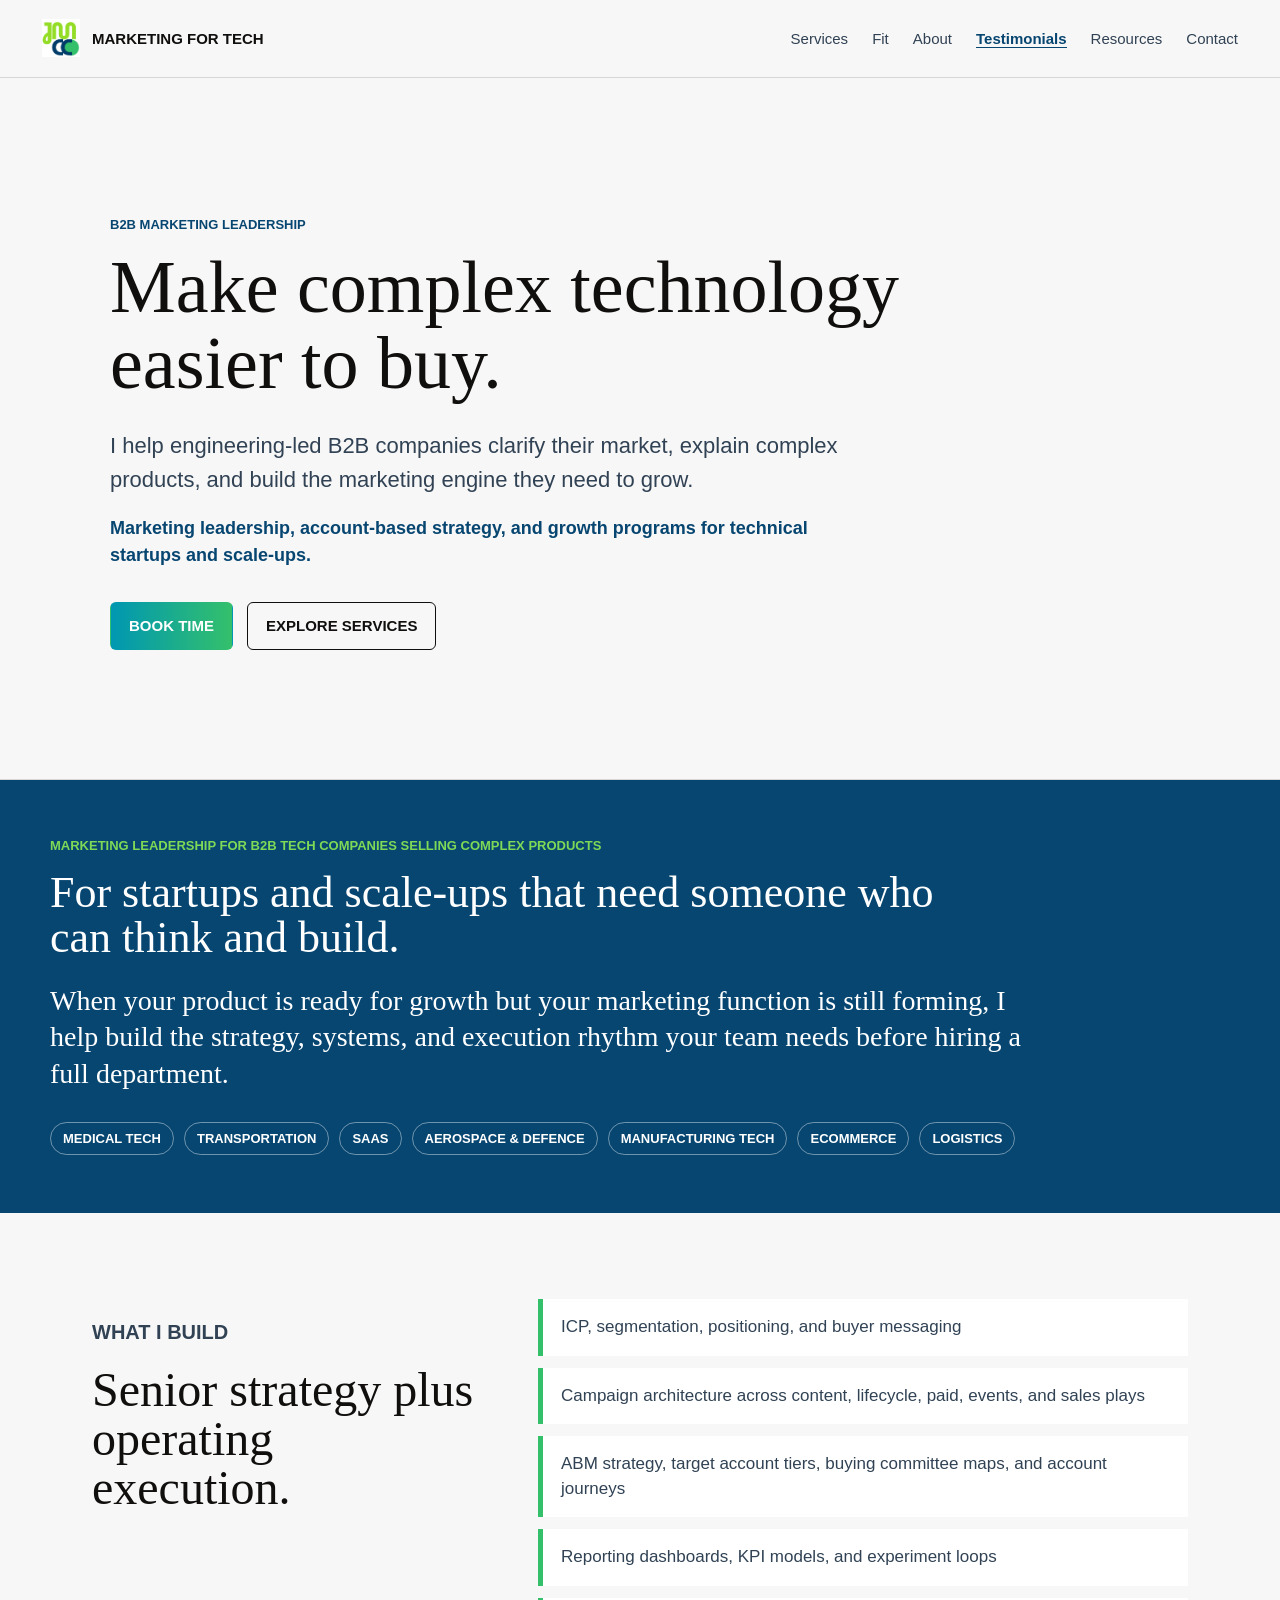
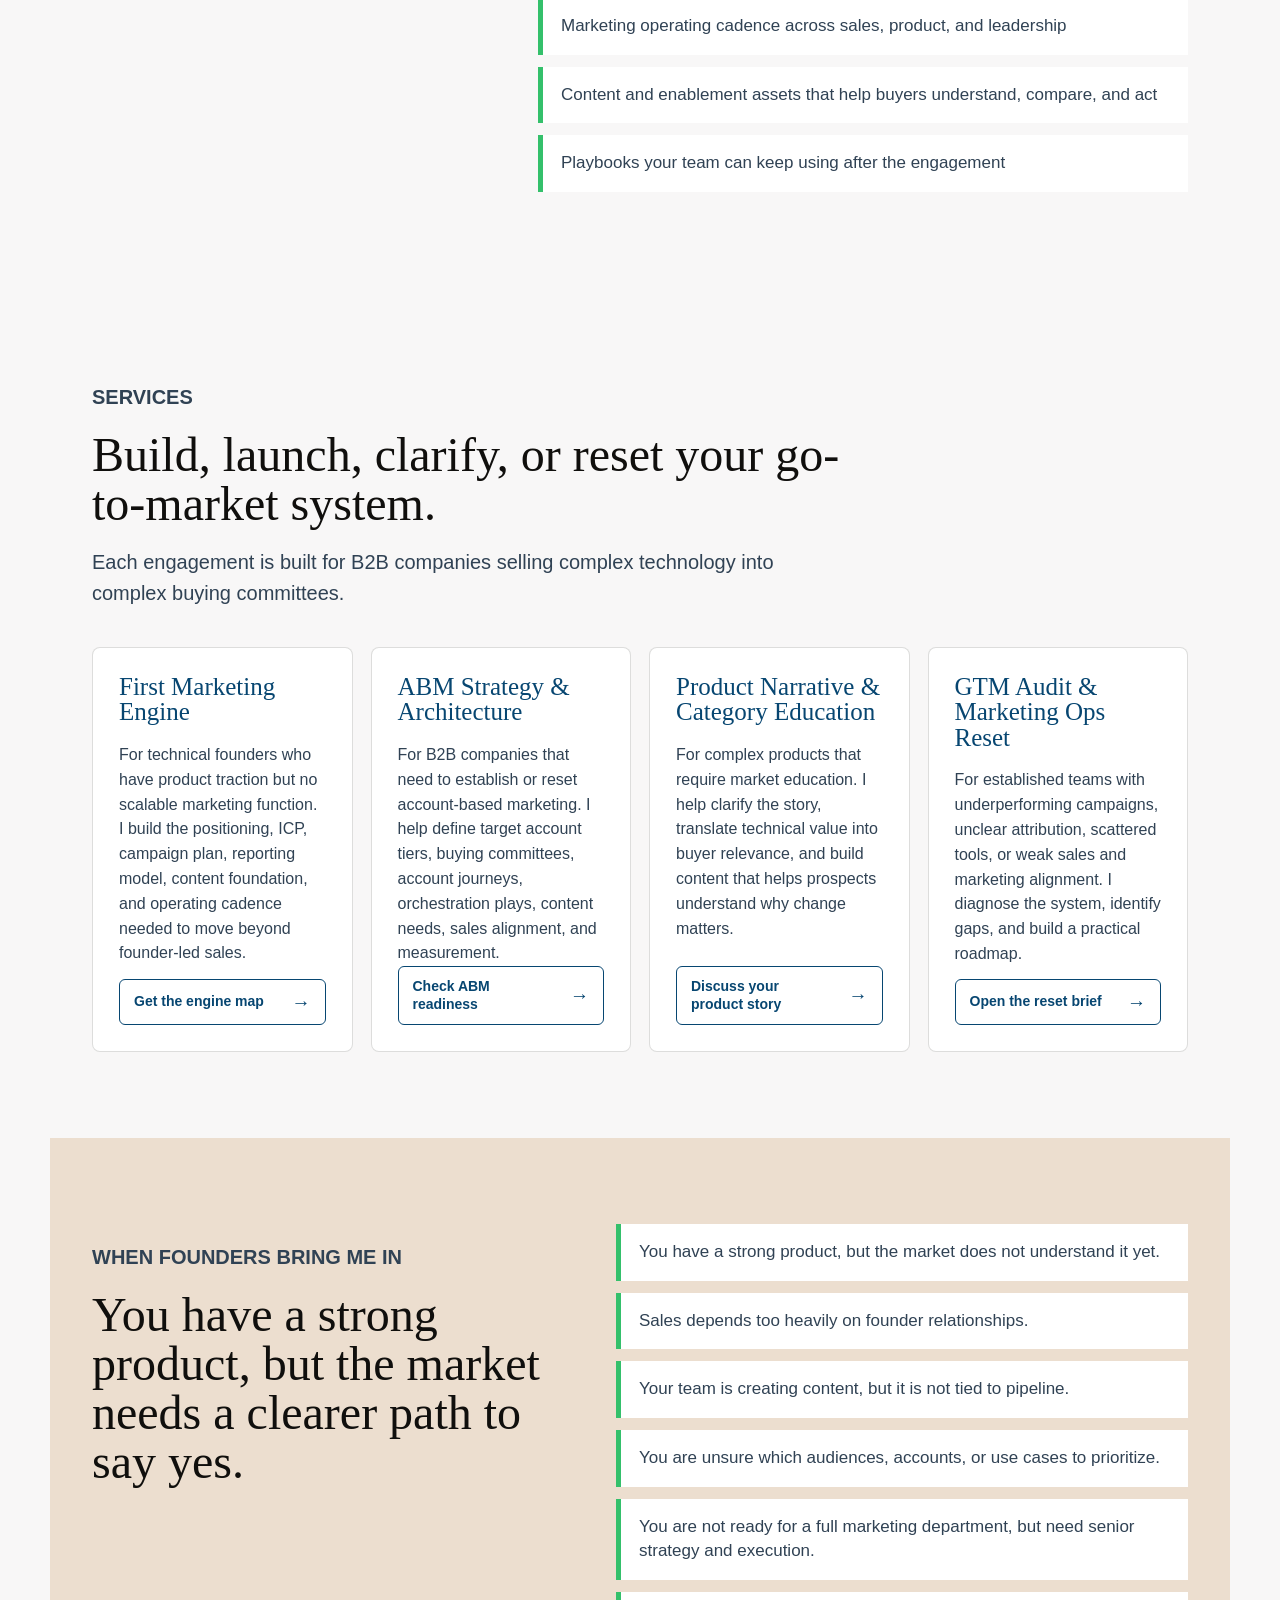
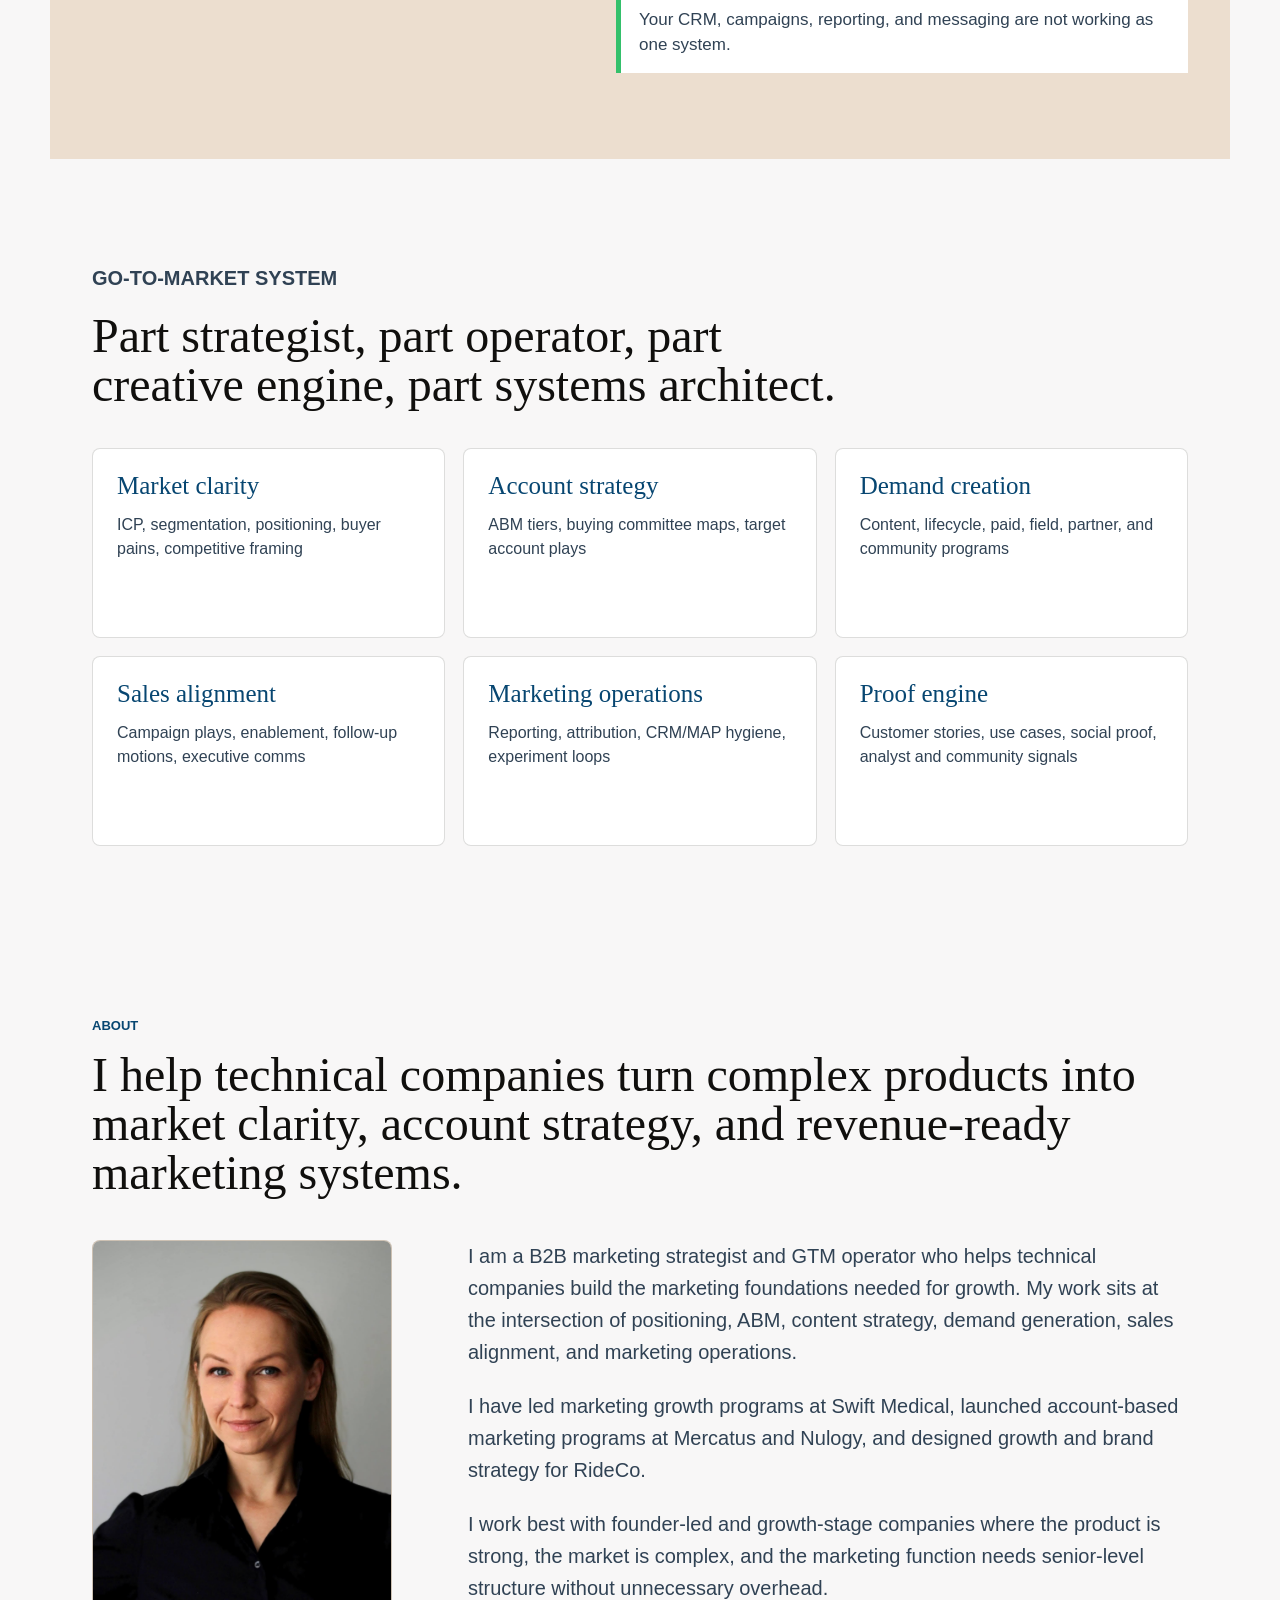
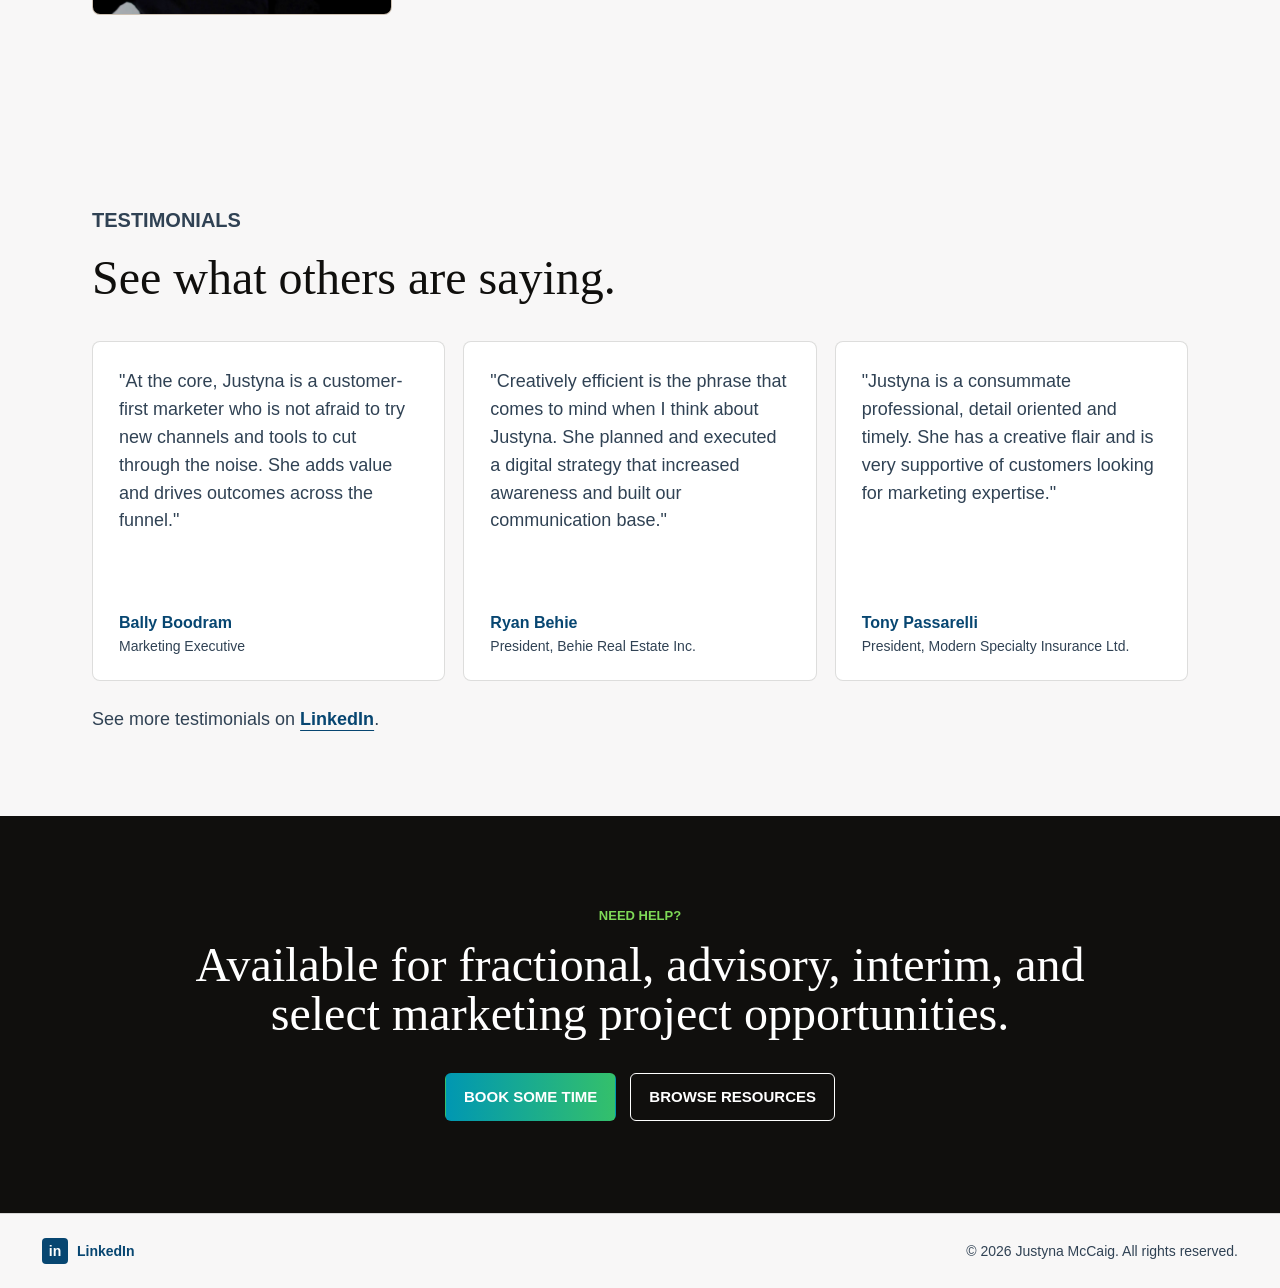
<file: marketing-for-tech-site/index.html>
<!doctype html>
<html lang="en">
  <head>
    <meta charset="utf-8">
    <meta name="viewport" content="width=device-width, initial-scale=1">
    <title>Justyna McCaig | Fractional B2B Marketing Leader &amp; ABM Consultant</title>
    <meta name="description" content="B2B marketing consultant for technical startups and scale-ups. Build your first marketing engine, launch ABM strategy, clarify product narrative, and reset GTM operations.">
    <link rel="stylesheet" href="styles.css">
    <link rel="icon" href="assets/brand/jmcc-logo.png">
    <script type="application/ld+json">
      {
        "@context": "https://schema.org",
        "@graph": [
          {
            "@type": "Person",
            "@id": "https://justynamccaig.com/#justyna-mccaig",
            "name": "Justyna McCaig",
            "jobTitle": "Fractional B2B Marketing Leader and ABM Consultant",
            "description": "B2B marketing strategist and GTM operator helping technical startups and scale-ups build marketing engines, ABM programs, product narratives, and GTM operations.",
            "knowsAbout": [
              "Account-Based Marketing",
              "B2B Technology Marketing",
              "Go-to-Market Strategy",
              "Marketing Operations",
              "Product Narrative",
              "Startup Marketing"
            ],
            "url": "https://justynamccaig.com/",
            "sameAs": [
              "https://www.linkedin.com/in/justynamccaig/"
            ]
          },
          {
            "@type": "Service",
            "@id": "https://justynamccaig.com/#abm-strategy-architecture",
            "name": "ABM Strategy and Architecture",
            "serviceType": "Account-Based Marketing Consulting",
            "provider": {
              "@id": "https://justynamccaig.com/#justyna-mccaig"
            },
            "description": "Account-based marketing strategy for B2B technology companies, including target account tiers, buying committees, account journeys, orchestration plays, content needs, sales alignment, and measurement."
          },
          {
            "@type": "Service",
            "@id": "https://justynamccaig.com/#first-marketing-engine",
            "name": "First Marketing Engine",
            "serviceType": "Fractional B2B Marketing Leadership",
            "provider": {
              "@id": "https://justynamccaig.com/#justyna-mccaig"
            },
            "description": "Marketing leadership for technical founders who have product traction but no scalable marketing function."
          }
        ]
      }
    </script>
    <script>
      const GA_ID = "G-VSXZFEGB5K";
      if (GA_ID !== "G-XXXXXXXXXX") {
        const ga = document.createElement("script");
        ga.async = true;
        ga.src = `https://www.googletagmanager.com/gtag/js?id=${GA_ID}`;
        document.head.appendChild(ga);
        window.dataLayer = window.dataLayer || [];
        function gtag(){dataLayer.push(arguments);}
        gtag("js", new Date());
        gtag("config", GA_ID);
      }
    </script>
  </head>
  <body>
    <header class="site-header">
      <a class="brand-lockup" href="index.html" aria-label="Marketing for Tech home">
        <span class="brand-icon" aria-hidden="true">
          <img src="assets/brand/jmcc-logo.png" alt="" class="brand-mark">
        </span>
        <span>Marketing for Tech</span>
      </a>
      <nav class="primary-nav" aria-label="Main navigation">
        <a href="#services" data-section-link="services">Services</a>
        <a href="#fit" data-section-link="fit">Fit</a>
        <a href="#about" data-section-link="about">About</a>
        <a href="#testimonials" data-section-link="testimonials">Testimonials</a>
        <a href="resources/index.html">Resources</a>
        <a href="contact/index.html">Contact</a>
      </nav>
    </header>

    <main>
      <section class="hero-section">
        <div class="hero-copy">
          <p class="eyebrow">B2B marketing leadership</p>
          <h1>Make complex technology easier to buy.</h1>
          <p class="hero-lede">I help engineering-led B2B companies clarify their market, explain complex products, and build the marketing engine they need to grow.</p>
          <p class="hero-proof">Marketing leadership, account-based strategy, and growth programs for technical startups and scale-ups.</p>
          <div class="hero-actions">
            <a class="button primary" href="contact/index.html">Book time</a>
            <a class="button secondary" href="#services">Explore services</a>
          </div>
        </div>
      </section>

      <section class="intro-band" aria-label="Marketing leadership statement">
        <div class="intro-content">
          <p class="eyebrow">Marketing leadership for B2B tech companies selling complex products</p>
          <h2>For startups and scale-ups that need someone who can think and build.</h2>
          <p>When your product is ready for growth but your marketing function is still forming, I help build the strategy, systems, and execution rhythm your team needs before hiring a full department.</p>
          <div class="industry-strip" aria-label="Industry experience">
            <span>Medical Tech</span>
            <span>Transportation</span>
            <span>SaaS</span>
            <span>Aerospace &amp; Defence</span>
            <span>Manufacturing Tech</span>
            <span>eCommerce</span>
            <span>Logistics</span>
          </div>
        </div>
      </section>

      <section class="section build-section">
        <div class="section-heading">
          <p class="eyebrow">What I build</p>
          <h2>Senior strategy plus operating execution.</h2>
        </div>
        <ul class="build-list">
          <li>ICP, segmentation, positioning, and buyer messaging</li>
          <li>Campaign architecture across content, lifecycle, paid, events, and sales plays</li>
          <li>ABM strategy, target account tiers, buying committee maps, and account journeys</li>
          <li>Reporting dashboards, KPI models, and experiment loops</li>
          <li>Marketing operating cadence across sales, product, and leadership</li>
          <li>Content and enablement assets that help buyers understand, compare, and act</li>
          <li>Playbooks your team can keep using after the engagement</li>
        </ul>
      </section>

      <section id="services" class="section services-section">
        <div class="section-heading">
          <p class="eyebrow">Services</p>
          <h2>Build, launch, clarify, or reset your go-to-market system.</h2>
          <p>Each engagement is built for B2B companies selling complex technology into complex buying committees.</p>
        </div>
        <div class="service-grid">
          <article class="service-card">
            <h3>First Marketing Engine</h3>
            <p>For technical founders who have product traction but no scalable marketing function. I build the positioning, ICP, campaign plan, reporting model, content foundation, and operating cadence needed to move beyond founder-led sales.</p>
            <a class="card-cta" href="https://canva.link/gap100p1vqopfjv" target="_blank" rel="noopener">Get the engine map <span aria-hidden="true">&rarr;</span></a>
          </article>
          <article class="service-card">
            <h3>ABM Strategy &amp; Architecture</h3>
            <p>For B2B companies that need to establish or reset account-based marketing. I help define target account tiers, buying committees, account journeys, orchestration plays, content needs, sales alignment, and measurement.</p>
            <a class="card-cta" href="https://canva.link/2ech3oegcfs50sk" target="_blank" rel="noopener">Check ABM readiness <span aria-hidden="true">&rarr;</span></a>
          </article>
          <article class="service-card">
            <h3>Product Narrative &amp; Category Education</h3>
            <p>For complex products that require market education. I help clarify the story, translate technical value into buyer relevance, and build content that helps prospects understand why change matters.</p>
            <a class="card-cta" href="contact/index.html">Discuss your product story <span aria-hidden="true">&rarr;</span></a>
          </article>
          <article class="service-card">
            <h3>GTM Audit &amp; Marketing Ops Reset</h3>
            <p>For established teams with underperforming campaigns, unclear attribution, scattered tools, or weak sales and marketing alignment. I diagnose the system, identify gaps, and build a practical roadmap.</p>
            <a class="card-cta" href="https://canva.link/mz6vh4h1gs0j98z" target="_blank" rel="noopener">Open the reset brief <span aria-hidden="true">&rarr;</span></a>
          </article>
        </div>
      </section>

      <section id="fit" class="section fit-section">
        <div class="section-heading">
          <p class="eyebrow">When founders bring me in</p>
          <h2>You have a strong product, but the market needs a clearer path to say yes.</h2>
        </div>
        <ul class="fit-list">
          <li>You have a strong product, but the market does not understand it yet.</li>
          <li>Sales depends too heavily on founder relationships.</li>
          <li>Your team is creating content, but it is not tied to pipeline.</li>
          <li>You are unsure which audiences, accounts, or use cases to prioritize.</li>
          <li>You are not ready for a full marketing department, but need senior strategy and execution.</li>
          <li>Your CRM, campaigns, reporting, and messaging are not working as one system.</li>
        </ul>
      </section>

      <section class="section operating-section">
        <div class="section-heading">
          <p class="eyebrow">Go-to-market system</p>
          <h2>Part strategist, part operator, part creative engine, part systems architect.</h2>
        </div>
        <div class="model-grid">
          <article><h3>Market clarity</h3><p>ICP, segmentation, positioning, buyer pains, competitive framing</p></article>
          <article><h3>Account strategy</h3><p>ABM tiers, buying committee maps, target account plays</p></article>
          <article><h3>Demand creation</h3><p>Content, lifecycle, paid, field, partner, and community programs</p></article>
          <article><h3>Sales alignment</h3><p>Campaign plays, enablement, follow-up motions, executive comms</p></article>
          <article><h3>Marketing operations</h3><p>Reporting, attribution, CRM/MAP hygiene, experiment loops</p></article>
          <article><h3>Proof engine</h3><p>Customer stories, use cases, social proof, analyst and community signals</p></article>
        </div>
      </section>

      <section id="about" class="section about-section">
        <div class="about-heading">
          <p class="eyebrow">About</p>
          <h2>I help technical companies turn complex products into market clarity, account strategy, and revenue-ready marketing systems.</h2>
        </div>
        <div class="about-body">
          <figure class="portrait-frame">
            <img src="assets/portrait/justyna-mccaig-headshot.jpg" alt="Portrait of Justyna McCaig">
          </figure>
          <div class="text-stack">
            <p>I am a B2B marketing strategist and GTM operator who helps technical companies build the marketing foundations needed for growth. My work sits at the intersection of positioning, ABM, content strategy, demand generation, sales alignment, and marketing operations.</p>
            <p>I have led marketing growth programs at Swift Medical, launched account-based marketing programs at Mercatus and Nulogy, and designed growth and brand strategy for RideCo.</p>
            <p>I work best with founder-led and growth-stage companies where the product is strong, the market is complex, and the marketing function needs senior-level structure without unnecessary overhead.</p>
          </div>
        </div>
      </section>

      <section id="testimonials" class="section testimonials-section">
        <div class="section-heading">
          <p class="eyebrow">Testimonials</p>
          <h2>See what others are saying.</h2>
        </div>
        <div class="testimonial-grid">
          <figure class="testimonial-card">
            <blockquote>"At the core, Justyna is a customer-first marketer who is not afraid to try new channels and tools to cut through the noise. She adds value and drives outcomes across the funnel."</blockquote>
            <figcaption><strong>Bally Boodram</strong><span>Marketing Executive</span></figcaption>
          </figure>
          <figure class="testimonial-card">
            <blockquote>"Creatively efficient is the phrase that comes to mind when I think about Justyna. She planned and executed a digital strategy that increased awareness and built our communication base."</blockquote>
            <figcaption><strong>Ryan Behie</strong><span>President, Behie Real Estate Inc.</span></figcaption>
          </figure>
          <figure class="testimonial-card">
            <blockquote>"Justyna is a consummate professional, detail oriented and timely. She has a creative flair and is very supportive of customers looking for marketing expertise."</blockquote>
            <figcaption><strong>Tony Passarelli</strong><span>President, Modern Specialty Insurance Ltd.</span></figcaption>
          </figure>
        </div>
        <p class="testimonial-link">
          See more testimonials on
          <a href="https://www.linkedin.com/in/justynamccaig/details/recommendations/?detailScreenTabIndex=0" target="_blank" rel="noopener">LinkedIn</a>.
        </p>
      </section>

      <section class="closing-section">
        <p class="eyebrow">Need help?</p>
        <h2>Available for fractional, advisory, interim, and select marketing project opportunities.</h2>
        <div class="closing-actions">
          <a class="button primary" href="contact/index.html">Book some time</a>
          <a class="button secondary" href="resources/index.html">Browse resources</a>
        </div>
      </section>
    </main>
    <footer class="site-footer">
      <a class="footer-linkedin" href="https://www.linkedin.com/in/justynamccaig" target="_blank" rel="noopener" aria-label="Justyna McCaig on LinkedIn">
        <span aria-hidden="true">in</span>
        LinkedIn
      </a>
      <p>&copy; 2026 Justyna McCaig. All rights reserved.</p>
    </footer>
    <script>
      const sectionLinks = Array.from(document.querySelectorAll("[data-section-link]"));
      const sectionMap = new Map(sectionLinks.map((link) => [link.dataset.sectionLink, link]));
      const setActiveSection = (id) => {
        sectionLinks.forEach((link) => link.classList.remove("active"));
        const activeLink = sectionMap.get(id);
        if (activeLink) {
          activeLink.classList.add("active");
        }
      };
      const observer = new IntersectionObserver((entries) => {
        const visible = entries
          .filter((entry) => entry.isIntersecting)
          .sort((a, b) => b.intersectionRatio - a.intersectionRatio)[0];
        if (visible) {
          setActiveSection(visible.target.id);
        }
      }, { rootMargin: "-30% 0px -55% 0px", threshold: [0.12, 0.3, 0.6] });
      ["services", "fit", "about", "testimonials"].forEach((id) => {
        const section = document.getElementById(id);
        if (section) {
          observer.observe(section);
        }
      });
      if (window.location.hash) {
        setActiveSection(window.location.hash.replace("#", ""));
      }
    </script>
  </body>
</html>
</file>
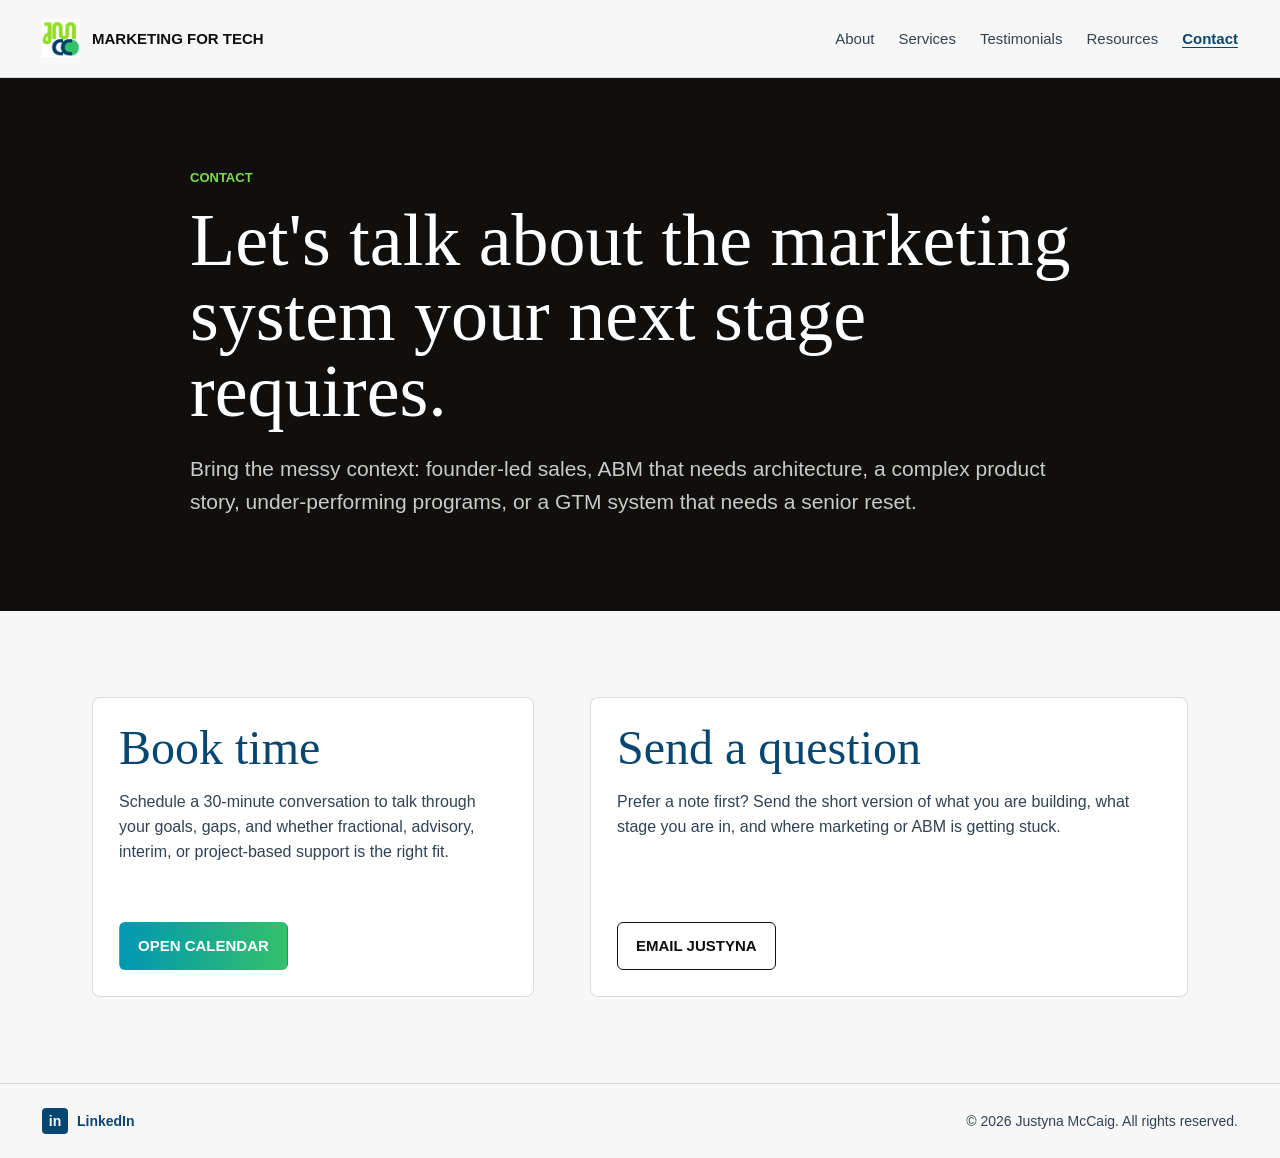
<file: marketing-for-tech-site/contact/index.html>
<!doctype html>
<html lang="en">
  <head>
    <meta charset="utf-8">
    <meta name="viewport" content="width=device-width, initial-scale=1">
    <title>Contact Justyna McCaig | Fractional B2B Marketing &amp; ABM Consultant</title>
    <meta name="description" content="Book time with Justyna McCaig to discuss fractional marketing leadership, ABM strategy, startup marketing engines, product narrative, or GTM operations.">
    <link rel="stylesheet" href="../styles.css">
    <link rel="icon" href="../assets/brand/jmcc-logo.png">
    <script>
      const GA_ID = "G-VSXZFEGB5K";
      if (GA_ID !== "G-XXXXXXXXXX") {
        const ga = document.createElement("script");
        ga.async = true;
        ga.src = `https://www.googletagmanager.com/gtag/js?id=${GA_ID}`;
        document.head.appendChild(ga);
        window.dataLayer = window.dataLayer || [];
        function gtag(){dataLayer.push(arguments);}
        gtag("js", new Date());
        gtag("config", GA_ID);
      }
    </script>
  </head>
  <body>
    <header class="site-header">
      <a class="brand-lockup" href="../index.html" aria-label="Marketing for Tech home">
        <span class="brand-icon" aria-hidden="true">
          <img src="../assets/brand/jmcc-logo.png" alt="" class="brand-mark">
        </span>
        <span>Marketing for Tech</span>
      </a>
      <nav class="primary-nav" aria-label="Main navigation">
        <a href="../index.html#about">About</a>
        <a href="../index.html#services">Services</a>
        <a href="../index.html#testimonials">Testimonials</a>
        <a href="../resources/index.html">Resources</a>
        <a href="index.html" aria-current="page">Contact</a>
      </nav>
    </header>

    <main>
      <section class="subpage-hero">
        <p class="eyebrow">Contact</p>
        <h1>Let's talk about the marketing system your next stage requires.</h1>
        <p>Bring the messy context: founder-led sales, ABM that needs architecture, a complex product story, under-performing programs, or a GTM system that needs a senior reset.</p>
      </section>

      <section class="section contact-grid">
        <article class="contact-panel">
          <h2>Book time</h2>
          <p>Schedule a 30-minute conversation to talk through your goals, gaps, and whether fractional, advisory, interim, or project-based support is the right fit.</p>
          <a class="button primary" href="https://calendly.com/justynamccaig/30-mins">Open calendar</a>
        </article>
        <article class="contact-panel">
          <h2>Send a question</h2>
          <p>Prefer a note first? Send the short version of what you are building, what stage you are in, and where marketing or ABM is getting stuck.</p>
          <a class="button secondary" href="mailto:i.am.justyna@gmail.com">Email Justyna</a>
        </article>
      </section>
    </main>
    <footer class="site-footer">
      <a class="footer-linkedin" href="https://www.linkedin.com/in/justynamccaig" target="_blank" rel="noopener" aria-label="Justyna McCaig on LinkedIn">
        <span aria-hidden="true">in</span>
        LinkedIn
      </a>
      <p>&copy; 2026 Justyna McCaig. All rights reserved.</p>
    </footer>
  </body>
</html>
</file>
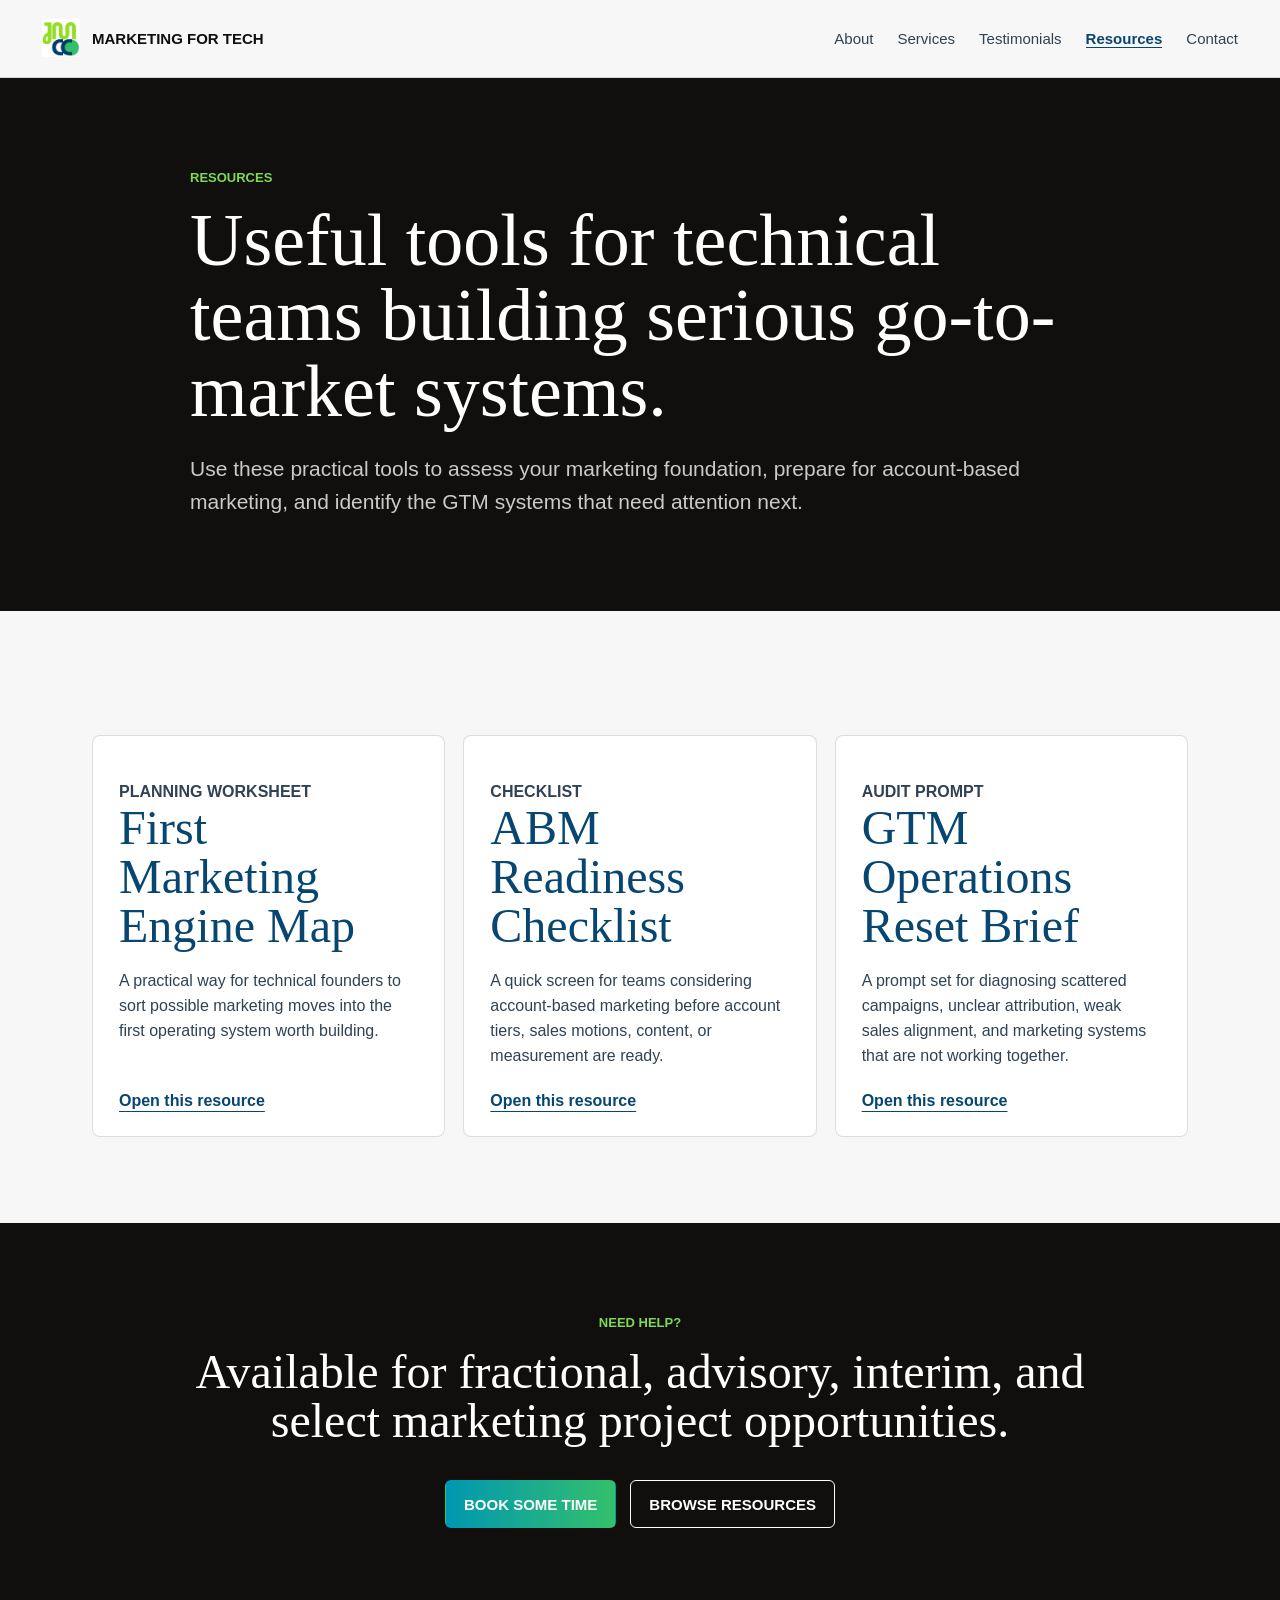
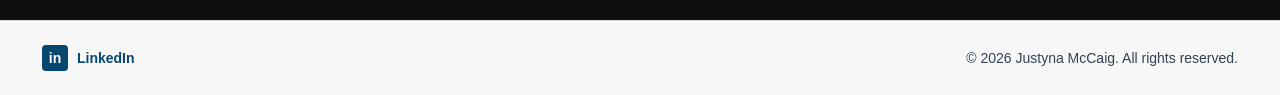
<file: marketing-for-tech-site/resources/index.html>
<!doctype html>
<html lang="en">
  <head>
    <meta charset="utf-8">
    <meta name="viewport" content="width=device-width, initial-scale=1">
    <title>Resources | B2B Marketing, ABM, and GTM Tools</title>
    <meta name="description" content="Resources for technical startups and scale-ups building first marketing engines, ABM strategy, product narrative, and GTM operations.">
    <link rel="stylesheet" href="../styles.css">
    <link rel="icon" href="../assets/brand/jmcc-logo.png">
    <script>
      const GA_ID = "G-VSXZFEGB5K";
      if (GA_ID !== "G-XXXXXXXXXX") {
        const ga = document.createElement("script");
        ga.async = true;
        ga.src = `https://www.googletagmanager.com/gtag/js?id=${GA_ID}`;
        document.head.appendChild(ga);
        window.dataLayer = window.dataLayer || [];
        function gtag(){dataLayer.push(arguments);}
        gtag("js", new Date());
        gtag("config", GA_ID);
      }
    </script>
  </head>
  <body>
    <header class="site-header">
      <a class="brand-lockup" href="../index.html" aria-label="Marketing for Tech home">
        <span class="brand-icon" aria-hidden="true">
          <img src="../assets/brand/jmcc-logo.png" alt="" class="brand-mark">
        </span>
        <span>Marketing for Tech</span>
      </a>
      <nav class="primary-nav" aria-label="Main navigation">
        <a href="../index.html#about">About</a>
        <a href="../index.html#services">Services</a>
        <a href="../index.html#testimonials">Testimonials</a>
        <a href="index.html" aria-current="page">Resources</a>
        <a href="../contact/index.html">Contact</a>
      </nav>
    </header>

    <main>
      <section class="subpage-hero">
        <p class="eyebrow">Resources</p>
        <h1>Useful tools for technical teams building serious go-to-market systems.</h1>
        <p>Use these practical tools to assess your marketing foundation, prepare for account-based marketing, and identify the GTM systems that need attention next.</p>
      </section>

      <section class="section resource-grid">
        <article class="resource-card">
          <p class="resource-type">Planning worksheet</p>
          <h2>First Marketing Engine Map</h2>
          <p>A practical way for technical founders to sort possible marketing moves into the first operating system worth building.</p>
          <a class="text-link" href="https://canva.link/gap100p1vqopfjv" target="_blank" rel="noopener">Open this resource</a>
        </article>
        <article class="resource-card">
          <p class="resource-type">Checklist</p>
          <h2>ABM Readiness Checklist</h2>
          <p>A quick screen for teams considering account-based marketing before account tiers, sales motions, content, or measurement are ready.</p>
          <a class="text-link" href="https://canva.link/2ech3oegcfs50sk" target="_blank" rel="noopener">Open this resource</a>
        </article>
        <article class="resource-card">
          <p class="resource-type">Audit prompt</p>
          <h2>GTM Operations Reset Brief</h2>
          <p>A prompt set for diagnosing scattered campaigns, unclear attribution, weak sales alignment, and marketing systems that are not working together.</p>
          <a class="text-link" href="https://canva.link/mz6vh4h1gs0j98z" target="_blank" rel="noopener">Open this resource</a>
        </article>
      </section>
      <section class="closing-section">
        <p class="eyebrow">Need help?</p>
        <h2>Available for fractional, advisory, interim, and select marketing project opportunities.</h2>
        <div class="closing-actions">
          <a class="button primary" href="../contact/index.html">Book some time</a>
          <a class="button secondary" href="index.html">Browse resources</a>
        </div>
      </section>
    </main>
    <footer class="site-footer">
      <a class="footer-linkedin" href="https://www.linkedin.com/in/justynamccaig" target="_blank" rel="noopener" aria-label="Justyna McCaig on LinkedIn">
        <span aria-hidden="true">in</span>
        LinkedIn
      </a>
      <p>&copy; 2026 Justyna McCaig. All rights reserved.</p>
    </footer>
  </body>
</html>
</file>
<file: marketing-for-tech-site/styles.css>
/* Google Analytics: replace G-XXXXXXXXXX in each HTML file with your real measurement ID. */
:root {
  --ink: #100f0d;
  --muted: #304254;
  --paper: #f8f7f7;
  --white: #ffffff;
  --blue: #074671;
  --teal: #0097b2;
  --green: #34c06b;
  --moss: #7ed957;
  --sand: #ecdecf;
  --line: rgba(16, 15, 13, 0.14);
}

* {
  box-sizing: border-box;
}

html {
  scroll-behavior: smooth;
}

body {
  margin: 0;
  padding-top: 78px;
  background: var(--paper);
  color: var(--ink);
  font-family: Arial, Helvetica, sans-serif;
}

img {
  display: block;
  max-width: 100%;
}

a {
  color: inherit;
  text-decoration: none;
}

p,
blockquote {
  margin: 0;
}

h1,
h2,
h3 {
  margin: 0;
  font-family: Georgia, "Times New Roman", serif;
  font-weight: 500;
  line-height: 1.02;
}

h1 {
  max-width: 900px;
  font-size: 74px;
}

h2 {
  font-size: 48px;
}

h3 {
  font-size: 25px;
}

.site-header {
  position: fixed;
  top: 0;
  left: 0;
  right: 0;
  z-index: 20;
  display: flex;
  align-items: center;
  justify-content: space-between;
  gap: 24px;
  min-height: 78px;
  padding: 14px 42px;
  background: rgba(248, 247, 247, 0.92);
  border-bottom: 1px solid var(--line);
  backdrop-filter: blur(16px);
}

.brand-lockup {
  display: inline-flex;
  align-items: center;
  gap: 12px;
  min-width: 190px;
  font-size: 15px;
  font-weight: 700;
  text-transform: uppercase;
}

.brand-icon {
  display: grid;
  width: 38px;
  height: 38px;
  overflow: hidden;
  place-items: center;
  transform: translateY(-1px);
}

.brand-mark {
  width: 38px;
  height: 38px;
  object-fit: contain;
}

.primary-nav {
  display: flex;
  align-items: center;
  justify-content: flex-end;
  gap: 24px;
  color: var(--muted);
  font-size: 15px;
}

.primary-nav a {
  border-bottom: 1px solid transparent;
}

.primary-nav a:hover {
  border-color: var(--blue);
  color: var(--blue);
}

.primary-nav a.active,
.primary-nav a[aria-current="page"] {
  border-color: var(--blue);
  color: var(--blue);
  font-weight: 700;
}

section[id] {
  scroll-margin-top: 104px;
}

.hero-section {
  position: relative;
  display: grid;
  min-height: 78vh;
  place-items: center;
  overflow: hidden;
  padding: 82px 42px 72px;
  border-bottom: 1px solid var(--line);
}

.hero-copy {
  position: relative;
  z-index: 1;
  width: min(1060px, 100%);
}

.eyebrow {
  margin-bottom: 18px;
  color: var(--blue);
  font-size: 13px;
  font-weight: 800;
  text-transform: uppercase;
}

.hero-lede {
  max-width: 820px;
  margin-top: 28px;
  color: var(--muted);
  font-size: 22px;
  line-height: 1.55;
}

.hero-proof {
  max-width: 760px;
  margin-top: 18px;
  color: var(--blue);
  font-size: 18px;
  font-weight: 800;
  line-height: 1.45;
}

.hero-actions,
.closing-actions {
  display: flex;
  flex-wrap: wrap;
  gap: 14px;
  margin-top: 34px;
}

.button {
  display: inline-flex;
  min-height: 48px;
  align-items: center;
  justify-content: center;
  border-radius: 6px;
  padding: 13px 18px;
  border: 1px solid var(--ink);
  font-size: 15px;
  font-weight: 800;
  text-transform: uppercase;
}

.button.primary {
  border-color: transparent;
  color: var(--white);
  background: linear-gradient(90deg, var(--teal), var(--green));
}

.button.secondary {
  color: var(--ink);
  background: transparent;
}

.intro-band {
  padding: 58px 42px;
  background: var(--blue);
  color: var(--white);
}

.intro-content {
  max-width: 1180px;
  margin: 0 auto;
}

.intro-band .eyebrow {
  color: var(--moss);
}

.intro-band h2 {
  max-width: 920px;
  font-size: 44px;
}

.intro-band p:not(.eyebrow) {
  max-width: 980px;
  margin-top: 22px;
  font-family: Georgia, "Times New Roman", serif;
  font-size: 28px;
  line-height: 1.3;
}

.industry-strip {
  display: flex;
  flex-wrap: wrap;
  gap: 10px;
  max-width: 980px;
  margin-top: 30px;
}

.industry-strip span {
  border: 1px solid rgba(255, 255, 255, 0.42);
  border-radius: 999px;
  padding: 8px 12px;
  color: var(--white);
  font-size: 13px;
  font-weight: 800;
  text-transform: uppercase;
}

.section {
  padding: 86px 42px;
}

.split-section,
.about-section,
.plays-section,
.contact-grid {
  display: grid;
  grid-template-columns: minmax(260px, 0.85fr) minmax(0, 1.15fr);
  gap: 56px;
  max-width: 1180px;
  margin: 0 auto;
}

.build-section {
  display: grid;
  grid-template-columns: minmax(260px, 0.75fr) minmax(0, 1.25fr);
  gap: 56px;
  max-width: 1180px;
  margin: 0 auto;
}

.build-list,
.fit-list {
  display: grid;
  gap: 12px;
  margin: 0;
  padding: 0;
  list-style: none;
}

.build-list li,
.fit-list li {
  border-left: 5px solid var(--green);
  background: var(--white);
  padding: 16px 18px;
  color: var(--muted);
  font-size: 17px;
  line-height: 1.45;
}

.about-section {
  display: block;
}

.about-heading {
  max-width: 1080px;
}

.about-body {
  display: grid;
  grid-template-columns: minmax(220px, 320px) minmax(0, 1fr);
  gap: 56px;
  align-items: start;
  margin-top: 42px;
}

.portrait-frame {
  margin: 0;
  overflow: hidden;
  width: min(100%, 300px);
  aspect-ratio: 4 / 5;
  border: 1px solid var(--line);
  border-radius: 8px;
  background: var(--sand);
}

.portrait-frame img {
  width: 100%;
  height: 100%;
  object-fit: cover;
}

.text-stack {
  display: grid;
  gap: 22px;
  color: var(--muted);
  font-size: 20px;
  line-height: 1.6;
}

.services-section,
.testimonials-section,
.resource-grid {
  max-width: 1180px;
  margin: 0 auto;
}

.section-heading {
  max-width: 760px;
}

.section-heading p {
  margin-top: 18px;
  color: var(--muted);
  font-size: 20px;
  line-height: 1.55;
}

.service-grid,
.testimonial-grid,
.resource-grid {
  display: grid;
  grid-template-columns: repeat(4, minmax(0, 1fr));
  gap: 18px;
  margin-top: 38px;
}

.service-card,
.testimonial-card,
.resource-card,
.contact-panel {
  border: 1px solid var(--line);
  border-radius: 8px;
  background: var(--white);
  padding: 26px;
}

.service-card {
  display: flex;
  min-height: 330px;
  flex-direction: column;
}

.card-cta {
  display: inline-flex;
  min-height: 46px;
  align-items: center;
  justify-content: space-between;
  gap: 16px;
  margin-top: auto;
  border: 1px solid var(--blue);
  border-radius: 6px;
  padding: 11px 14px;
  color: var(--blue);
  font-size: 14px;
  font-weight: 800;
  line-height: 1.25;
  transition: background-color 160ms ease, color 160ms ease, transform 160ms ease;
}

.card-cta span {
  flex: 0 0 auto;
  font-size: 19px;
  line-height: 1;
}

.card-cta:hover {
  background: var(--blue);
  color: var(--white);
  transform: translateY(-2px);
}

.card-cta:focus-visible {
  outline: 3px solid var(--moss);
  outline-offset: 3px;
}

.service-card h3,
.resource-card h2,
.contact-panel h2 {
  color: var(--blue);
}

.service-card p,
.resource-card p,
.contact-panel p {
  margin-top: 18px;
  color: var(--muted);
  font-size: 16px;
  line-height: 1.55;
}

.plays-section {
  align-items: start;
  background: var(--sand);
  max-width: none;
}

.fit-section {
  display: grid;
  grid-template-columns: minmax(280px, 0.9fr) minmax(0, 1.1fr);
  gap: 56px;
  max-width: 1180px;
  margin: 0 auto;
  background: var(--sand);
}

.operating-section {
  max-width: 1180px;
  margin: 0 auto;
}

.model-grid {
  display: grid;
  grid-template-columns: repeat(3, minmax(0, 1fr));
  gap: 18px;
  margin-top: 38px;
}

.model-grid article {
  min-height: 190px;
  border: 1px solid var(--line);
  border-radius: 8px;
  background: var(--white);
  padding: 24px;
}

.model-grid h3 {
  color: var(--blue);
}

.model-grid p {
  margin-top: 14px;
  color: var(--muted);
  font-size: 16px;
  line-height: 1.5;
}

.plays-section > * {
  max-width: 560px;
}

.plays-copy p:not(.eyebrow) {
  margin-top: 20px;
  color: var(--muted);
  font-size: 19px;
  line-height: 1.58;
}

.play-list {
  display: grid;
  gap: 12px;
  margin: 0;
  padding: 0;
  list-style: none;
}

.play-list li {
  border-left: 5px solid var(--green);
  background: rgba(255, 255, 255, 0.68);
  padding: 16px 18px;
  color: var(--ink);
  font-weight: 700;
}

.testimonial-grid {
  grid-template-columns: repeat(3, minmax(0, 1fr));
}

.testimonial-card {
  display: flex;
  min-height: 340px;
  flex-direction: column;
  justify-content: space-between;
  margin: 0;
}

.testimonial-card blockquote {
  color: var(--muted);
  font-size: 18px;
  line-height: 1.55;
}

.testimonial-card figcaption {
  display: grid;
  gap: 6px;
  margin-top: 26px;
  color: var(--blue);
}

.testimonial-card span {
  color: var(--muted);
  font-size: 14px;
}

.testimonial-link {
  margin-top: 28px;
  color: var(--muted);
  font-size: 18px;
}

.testimonial-link a {
  color: var(--blue);
  font-weight: 800;
  text-decoration: underline;
  text-underline-offset: 5px;
}

.closing-section,
.subpage-hero {
  padding: 92px 42px;
  background: var(--ink);
  color: var(--white);
}

.closing-section {
  text-align: center;
}

.closing-section h2,
.subpage-hero h1 {
  max-width: 940px;
  margin: 0 auto;
}

.closing-section .eyebrow,
.subpage-hero .eyebrow {
  color: var(--moss);
}

.closing-actions {
  justify-content: center;
}

.closing-section .button.secondary {
  border-color: var(--white);
  color: var(--white);
}

.site-footer {
  display: flex;
  align-items: center;
  justify-content: space-between;
  gap: 18px;
  padding: 24px 42px;
  border-top: 1px solid var(--line);
  color: var(--muted);
  font-size: 14px;
}

.footer-linkedin {
  display: inline-flex;
  align-items: center;
  gap: 9px;
  color: var(--blue);
  font-weight: 800;
}

.footer-linkedin span {
  display: inline-grid;
  width: 26px;
  height: 26px;
  place-items: center;
  border-radius: 4px;
  background: var(--blue);
  color: var(--white);
  font-weight: 900;
}

.subpage-hero {
  min-height: 420px;
}

.subpage-hero h1,
.subpage-hero p {
  max-width: 900px;
  margin-left: auto;
  margin-right: auto;
}

.subpage-hero p:not(.eyebrow) {
  margin-top: 24px;
  color: rgba(255, 255, 255, 0.78);
  font-size: 21px;
  line-height: 1.55;
}

.contact-grid {
  align-items: stretch;
}

.contact-panel {
  display: flex;
  min-height: 300px;
  flex-direction: column;
  align-items: flex-start;
}

.contact-panel .button {
  margin-top: auto;
}

.resource-grid {
  grid-template-columns: repeat(3, minmax(0, 1fr));
}

.resource-card {
  display: flex;
  flex-direction: column;
}

.resource-card .text-link {
  margin-top: auto;
  padding-top: 24px;
}

.resource-type {
  color: var(--green);
  font-size: 13px;
  font-weight: 800;
  text-transform: uppercase;
}

.text-link {
  display: inline-flex;
  margin-top: 24px;
  color: var(--blue);
  font-weight: 800;
  text-decoration: underline;
  text-underline-offset: 5px;
}

@media (max-width: 980px) {
  body {
    padding-top: 128px;
  }

  h1 {
    font-size: 52px;
  }

  h2 {
    font-size: 40px;
  }

  .site-header {
    align-items: flex-start;
    flex-direction: column;
  }

  .primary-nav {
    flex-wrap: wrap;
    justify-content: flex-start;
  }

  .split-section,
  .about-section,
  .build-section,
  .fit-section,
  .plays-section,
  .contact-grid {
    grid-template-columns: 1fr;
  }

  .about-body {
    grid-template-columns: 1fr;
  }

  .portrait-frame {
    width: min(100%, 280px);
  }

  section[id] {
    scroll-margin-top: 154px;
  }

  .service-grid,
  .testimonial-grid,
  .resource-grid,
  .model-grid {
    grid-template-columns: repeat(2, minmax(0, 1fr));
  }
}

@media (max-width: 640px) {
  body {
    padding-top: 145px;
  }

  h1 {
    font-size: 39px;
  }

  h2 {
    font-size: 32px;
  }

  h3 {
    font-size: 22px;
  }

  .site-header,
  .hero-section,
  .section,
  .intro-band,
  .closing-section,
  .subpage-hero {
    padding-left: 22px;
    padding-right: 22px;
  }

  .hero-section {
    min-height: 72vh;
    padding-top: 56px;
  }

  .hero-lede,
  .section-heading p,
  .subpage-hero p:not(.eyebrow) {
    font-size: 18px;
  }

  .intro-band h2 {
    font-size: 31px;
  }

  .intro-band p:not(.eyebrow) {
    font-size: 24px;
  }

  .service-grid,
  .testimonial-grid,
  .resource-grid,
  .model-grid {
    grid-template-columns: 1fr;
  }

  .testimonial-card,
  .service-card {
    min-height: auto;
  }

  .site-footer {
    align-items: flex-start;
    flex-direction: column;
    padding-left: 22px;
    padding-right: 22px;
  }
}
</file>
